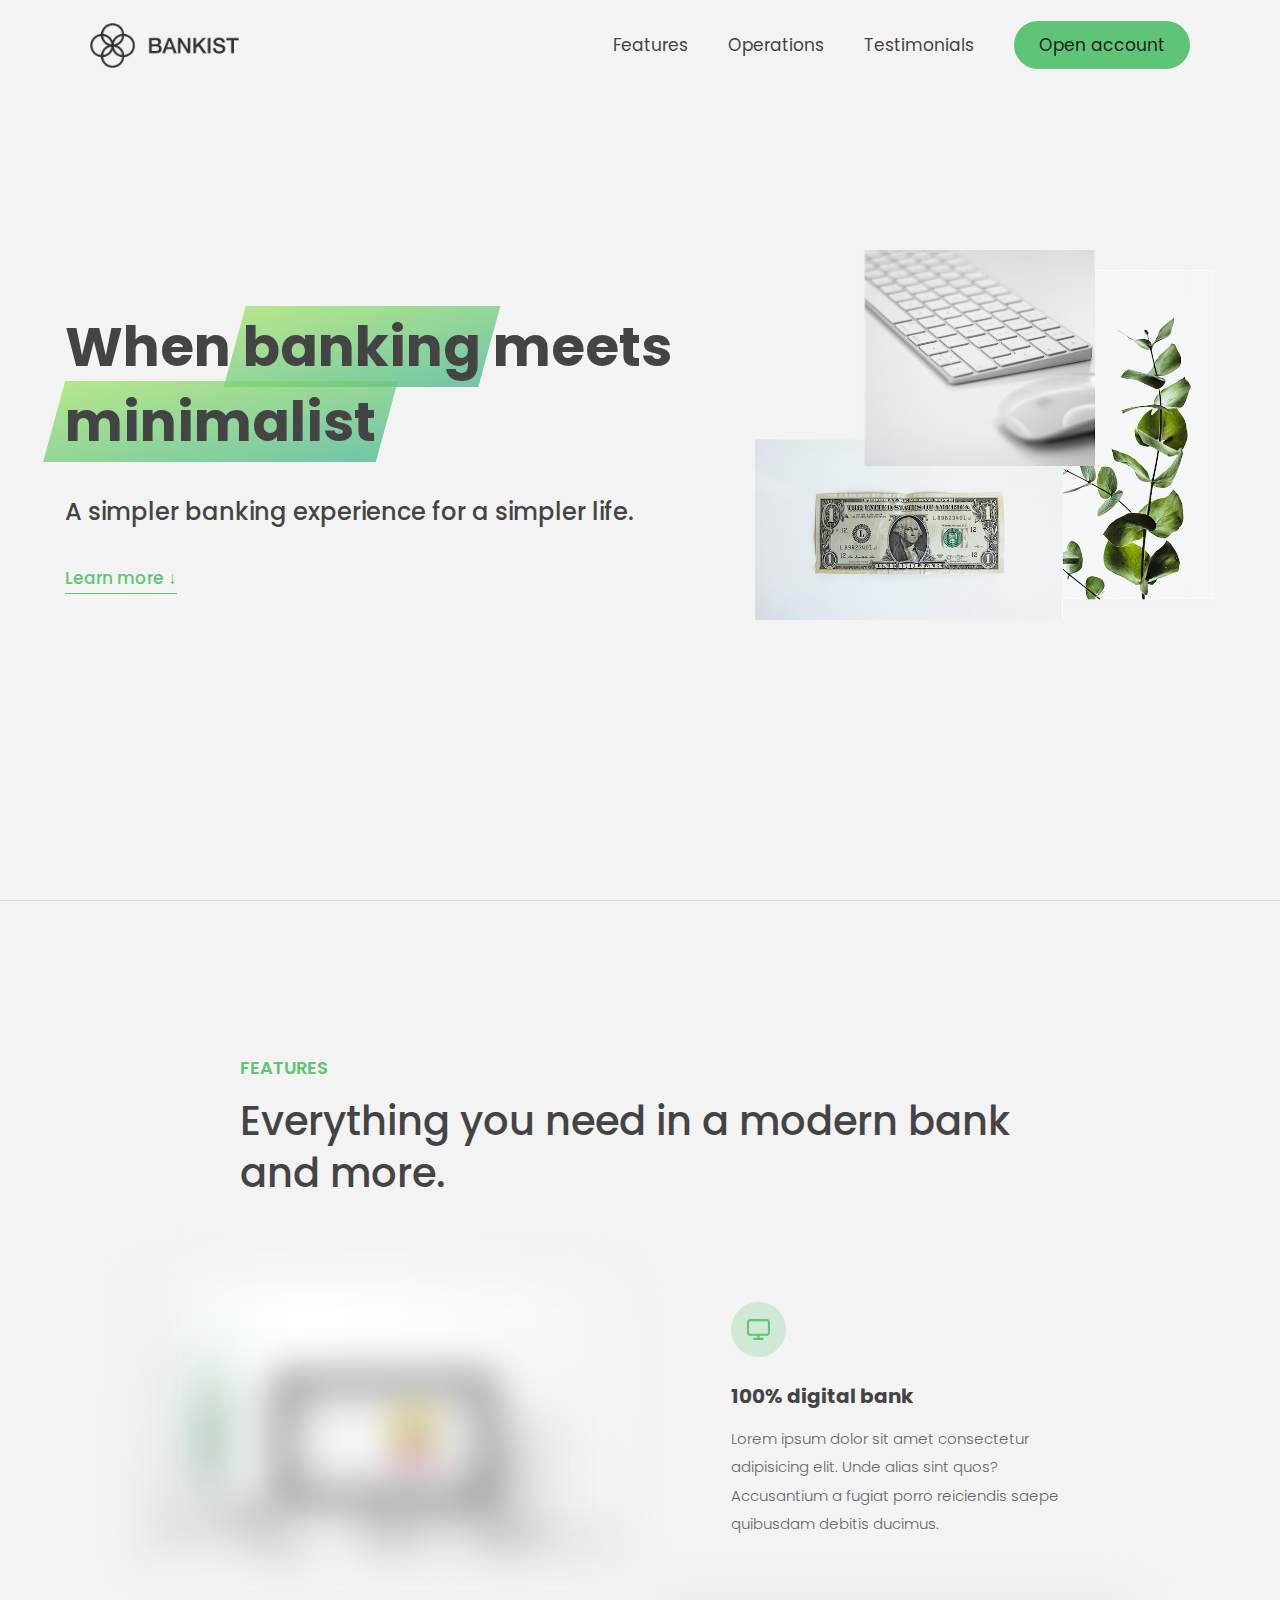
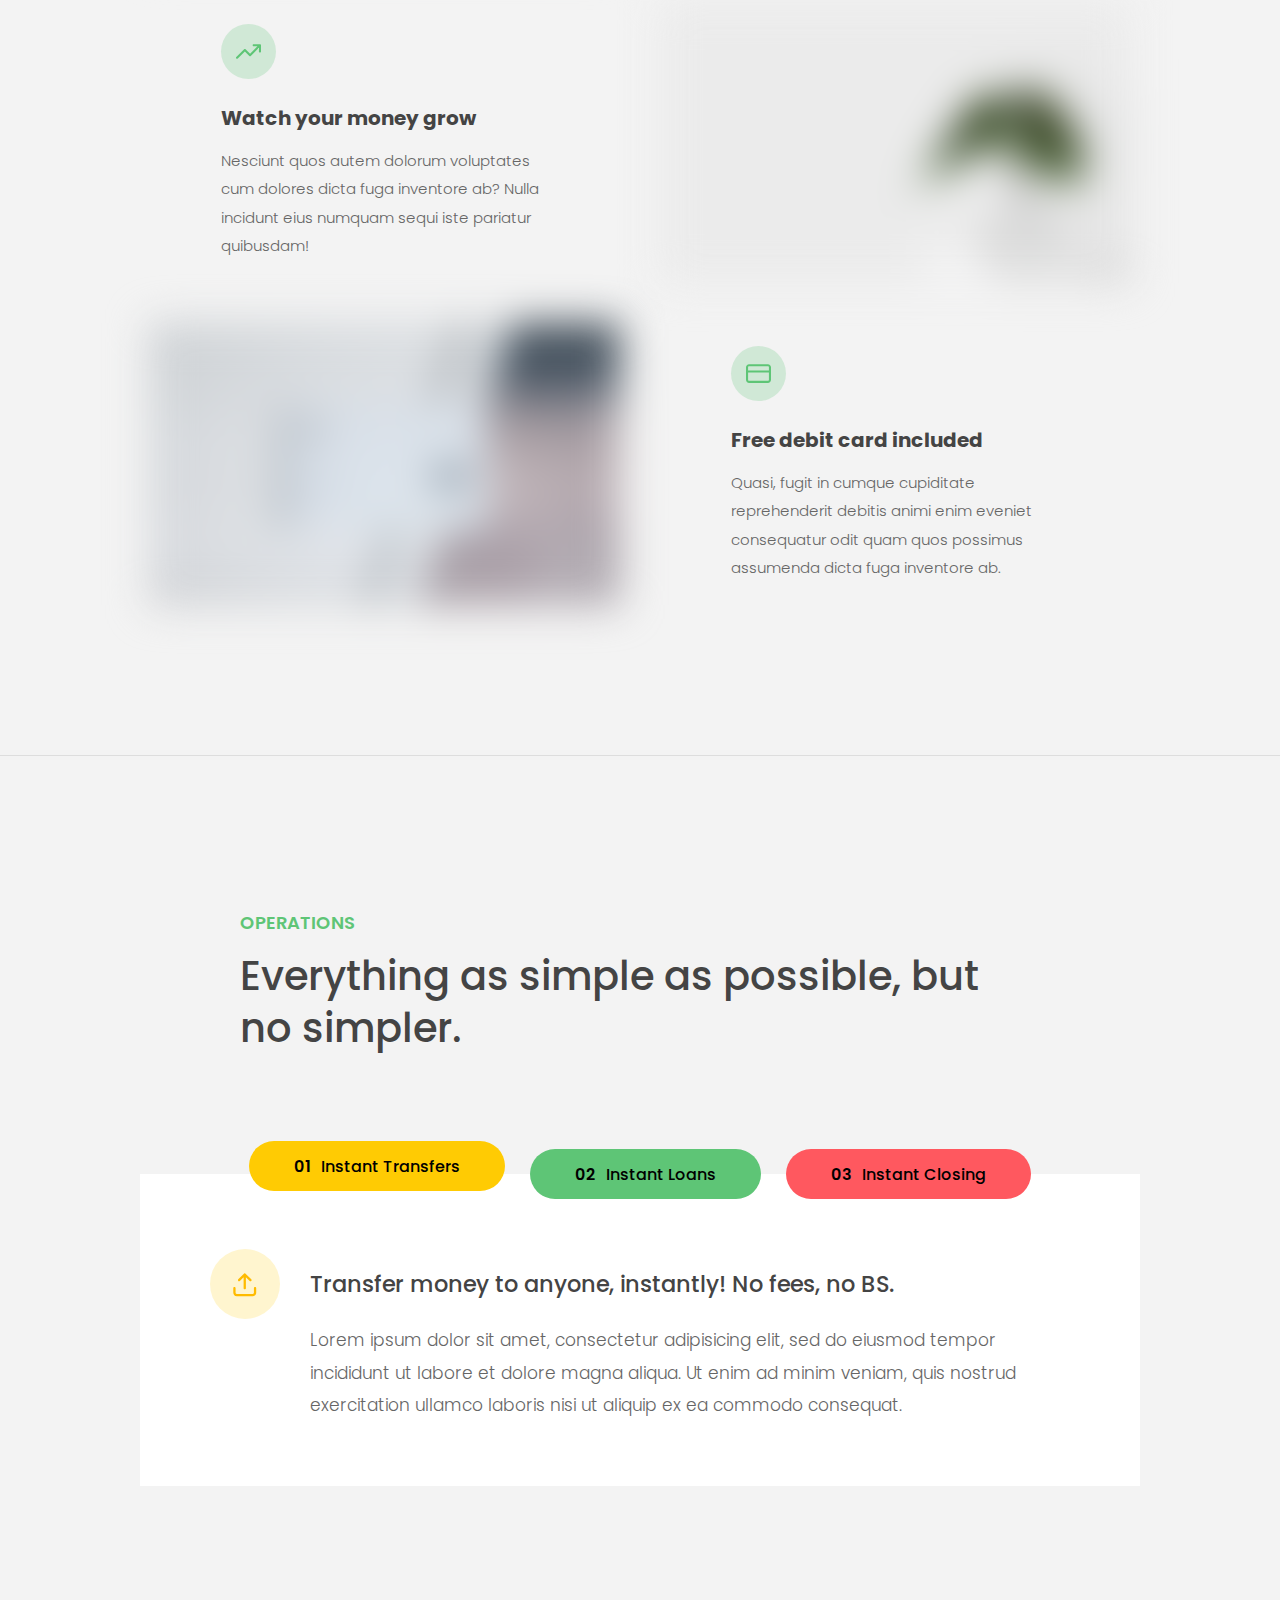
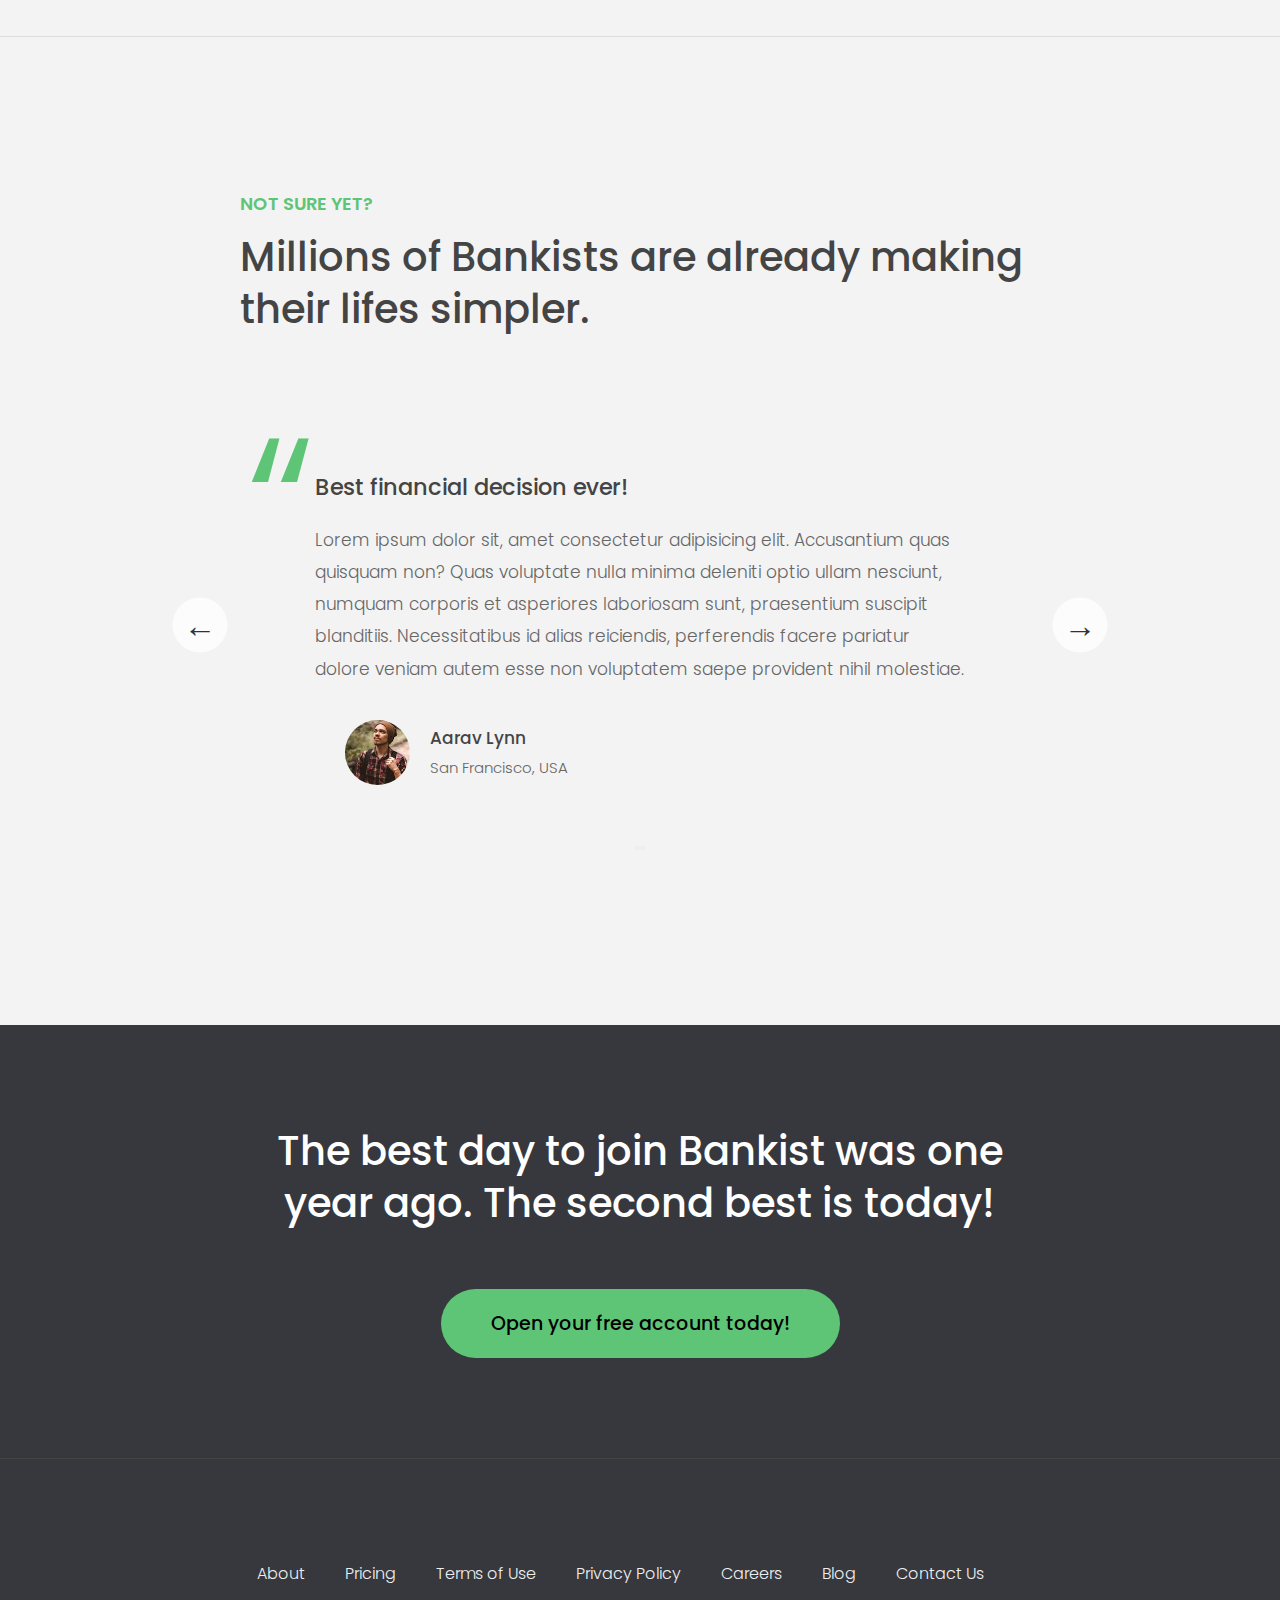
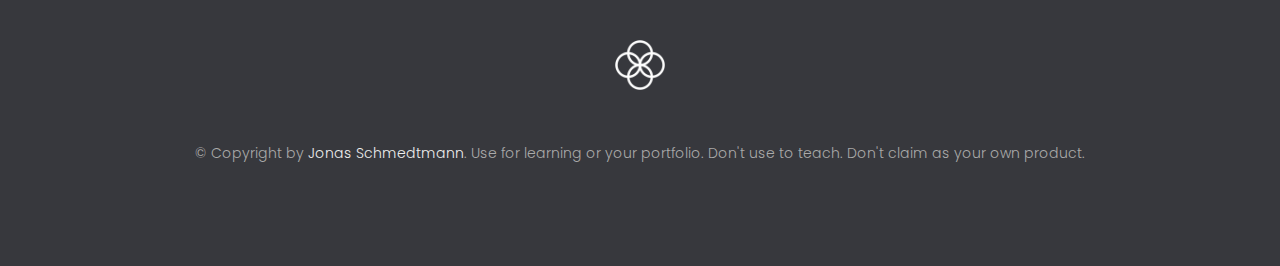
<file: bankist-2/index.html>
<!DOCTYPE html>
<html lang="en">
  <head>
    <meta charset="UTF-8" />
    <meta name="viewport" content="width=device-width, initial-scale=1.0" />
    <meta http-equiv="X-UA-Compatible" content="ie=edge" />
    <link rel="shortcut icon" type="image/png" href="img/icon.png" />

    <link
      href="https://fonts.googleapis.com/css?family=Poppins:300,400,500,600&display=swap"
      rel="stylesheet"
    />
    <link rel="stylesheet" href="style.css" />
    <title>Bankist | When Banking meets Minimalist</title>
  </head>

  <body>
    <header class="header">
      <nav class="nav">
        <img
          src="img/logo.png"
          alt="Bankist logo"
          class="nav__logo"
          id="logo"
        />

        <ul class="nav__links">
          <li class="nav__item">
            <a class="nav__link" href="#section--1">Features</a>
          </li>
          <li class="nav__item">
            <a class="nav__link" href="#section--2">Operations</a>
          </li>
          <li class="nav__item">
            <a class="nav__link" href="#section--3">Testimonials</a>
          </li>
          <li class="nav__item">
            <a class="nav__link nav__link--btn btn--show-modal" href="#"
              >Open account</a
            >
          </li>
        </ul>
      </nav>

      <div class="header__title">
        <h1>
          When
          <!-- Green highlight effect -->
          <span class="highlight">banking</span>
          meets<br />
          <span class="highlight">minimalist</span>
        </h1>
        <h4>A simpler banking experience for a simpler life.</h4>
        <button class="btn--text btn--scroll-to">Learn more &DownArrow;</button>
        <img
          src="img/hero.png"
          class="header__img"
          alt="Minimalist bank items"
        />
      </div>
    </header>

    <section class="section" id="section--1">
      <div class="section__title">
        <h2 class="section__description">Features</h2>
        <h3 class="section__header">
          Everything you need in a modern bank and more.
        </h3>
      </div>

      <div class="features">
        <img
          src="img/digital-lazy.jpg"
          data-src="img/digital.jpg"
          alt="Computer"
          class="features__img lazy-img"
        />

        <div class="features__feature">
          <div class="features__icon">
            <svg>
              <use xlink:href="img/icons.svg#icon-monitor"></use>
            </svg>
          </div>
          <h5 class="features__header">100% digital bank</h5>
          <p>
            Lorem ipsum dolor sit amet consectetur adipisicing elit. Unde alias
            sint quos? Accusantium a fugiat porro reiciendis saepe quibusdam
            debitis ducimus.
          </p>
        </div>

        <div class="features__feature">
          <div class="features__icon">
            <svg>
              <use xlink:href="img/icons.svg#icon-trending-up"></use>
            </svg>
          </div>
          <h5 class="features__header">Watch your money grow</h5>
          <p>
            Nesciunt quos autem dolorum voluptates cum dolores dicta fuga
            inventore ab? Nulla incidunt eius numquam sequi iste pariatur
            quibusdam!
          </p>
        </div>

        <img
          src="img/grow-lazy.jpg"
          data-src="img/grow.jpg"
          alt="Plant"
          class="features__img lazy-img"
        />

        <img
          src="img/card-lazy.jpg"
          data-src="img/card.jpg"
          alt="Credit card"
          class="features__img lazy-img"
        />

        <div class="features__feature">
          <div class="features__icon">
            <svg>
              <use xlink:href="img/icons.svg#icon-credit-card"></use>
            </svg>
          </div>
          <h5 class="features__header">Free debit card included</h5>
          <p>
            Quasi, fugit in cumque cupiditate reprehenderit debitis animi enim
            eveniet consequatur odit quam quos possimus assumenda dicta fuga
            inventore ab.
          </p>
        </div>
      </div>
    </section>

    <section class="section" id="section--2">
      <div class="section__title">
        <h2 class="section__description">Operations</h2>
        <h3 class="section__header">
          Everything as simple as possible, but no simpler.
        </h3>
      </div>

      <div class="operations">
        <div class="operations__tab-container">
          <button
            class="btn operations__tab operations__tab--1 operations__tab--active"
            data-tab="1"
          >
            <span>01</span>Instant Transfers
          </button>

          <button class="btn operations__tab operations__tab--2" data-tab="2">
            <span>02</span>Instant Loans
          </button>

          <button class="btn operations__tab operations__tab--3" data-tab="3">
            <span>03</span>Instant Closing
          </button>
        </div>

        <div
          class="operations__content operations__content--1 operations__content--active"
        >
          <div class="operations__icon operations__icon--1">
            <svg>
              <use xlink:href="img/icons.svg#icon-upload"></use>
            </svg>
          </div>
          <h5 class="operations__header">
            Transfer money to anyone, instantly! No fees, no BS.
          </h5>
          <p>
            Lorem ipsum dolor sit amet, consectetur adipisicing elit, sed do
            eiusmod tempor incididunt ut labore et dolore magna aliqua. Ut enim
            ad minim veniam, quis nostrud exercitation ullamco laboris nisi ut
            aliquip ex ea commodo consequat.
          </p>
        </div>

        <div class="operations__content operations__content--2">
          <div class="operations__icon operations__icon--2">
            <svg>
              <use xlink:href="img/icons.svg#icon-home"></use>
            </svg>
          </div>
          <h5 class="operations__header">
            Buy a home or make your dreams come true, with instant loans.
          </h5>
          <p>
            Duis aute irure dolor in reprehenderit in voluptate velit esse
            cillum dolore eu fugiat nulla pariatur. Excepteur sint occaecat
            cupidatat non proident, sunt in culpa qui officia deserunt mollit
            anim id est laborum.
          </p>
        </div>

        <div class="operations__content operations__content--3">
          <div class="operations__icon operations__icon--3">
            <svg>
              <use xlink:href="img/icons.svg#icon-user-x"></use>
            </svg>
          </div>
          <h5 class="operations__header">
            No longer need your account? No problem! Close it instantly.
          </h5>
          <p>
            Excepteur sint occaecat cupidatat non proident, sunt in culpa qui
            officia deserunt mollit anim id est laborum. Ut enim ad minim
            veniam, quis nostrud exercitation ullamco laboris nisi ut aliquip ex
            ea commodo consequat.
          </p>
        </div>
      </div>
    </section>

    <section class="section" id="section--3">
      <div class="section__title section__title--testimonials">
        <h2 class="section__description">Not sure yet?</h2>
        <h3 class="section__header">
          Millions of Bankists are already making their lifes simpler.
        </h3>
      </div>

      <div class="slider">
        <div class="slide slide--1">
          <div class="testimonial">
            <h5 class="testimonial__header">Best financial decision ever!</h5>
            <blockquote class="testimonial__text">
              Lorem ipsum dolor sit, amet consectetur adipisicing elit.
              Accusantium quas quisquam non? Quas voluptate nulla minima
              deleniti optio ullam nesciunt, numquam corporis et asperiores
              laboriosam sunt, praesentium suscipit blanditiis. Necessitatibus
              id alias reiciendis, perferendis facere pariatur dolore veniam
              autem esse non voluptatem saepe provident nihil molestiae.
            </blockquote>
            <address class="testimonial__author">
              <img src="img/user-1.jpg" alt="" class="testimonial__photo" />
              <h6 class="testimonial__name">Aarav Lynn</h6>
              <p class="testimonial__location">San Francisco, USA</p>
            </address>
          </div>
        </div>

        <div class="slide slide--2">
          <div class="testimonial">
            <h5 class="testimonial__header">
              The last step to becoming a complete minimalist
            </h5>
            <blockquote class="testimonial__text">
              Quisquam itaque deserunt ullam, quia ea repellendus provident,
              ducimus neque ipsam modi voluptatibus doloremque, corrupti
              laborum. Incidunt numquam perferendis veritatis neque repellendus.
              Lorem, ipsum dolor sit amet consectetur adipisicing elit. Illo
              deserunt exercitationem deleniti.
            </blockquote>
            <address class="testimonial__author">
              <img src="img/user-2.jpg" alt="" class="testimonial__photo" />
              <h6 class="testimonial__name">Miyah Miles</h6>
              <p class="testimonial__location">London, UK</p>
            </address>
          </div>
        </div>

        <div class="slide slide--3">
          <div class="testimonial">
            <h5 class="testimonial__header">
              Finally free from old-school banks
            </h5>
            <blockquote class="testimonial__text">
              Debitis, nihil sit minus suscipit magni aperiam vel tenetur
              incidunt commodi architecto numquam omnis nulla autem,
              necessitatibus blanditiis modi similique quidem. Odio aliquam
              culpa dicta beatae quod maiores ipsa minus consequatur error sunt,
              deleniti saepe aliquid quos inventore sequi. Necessitatibus id
              alias reiciendis, perferendis facere.
            </blockquote>
            <address class="testimonial__author">
              <img src="img/user-3.jpg" alt="" class="testimonial__photo" />
              <h6 class="testimonial__name">Francisco Gomes</h6>
              <p class="testimonial__location">Lisbon, Portugal</p>
            </address>
          </div>
        </div>

        <!-- <div class="slide"><img src="img/img-1.jpg" alt="Photo 1" /></div>
        <div class="slide"><img src="img/img-2.jpg" alt="Photo 2" /></div>
        <div class="slide"><img src="img/img-3.jpg" alt="Photo 3" /></div>
        <div class="slide"><img src="img/img-4.jpg" alt="Photo 4" /></div> -->

        <button class="slider__btn slider__btn--left">&larr;</button>
        <button class="slider__btn slider__btn--right">&rarr;</button>
        <div class="dots">
          <!-- <button class="dots_dot" data-slide="1"></button> -->
        </div>
      </div>
    </section>

    <section class="section section--sign-up">
      <div class="section__title">
        <h3 class="section__header">
          The best day to join Bankist was one year ago. The second best is
          today!
        </h3>
      </div>
      <button class="btn btn--show-modal">Open your free account today!</button>
    </section>

    <footer class="footer">
      <ul class="footer__nav">
        <li class="footer__item">
          <a class="footer__link" href="#">About</a>
        </li>
        <li class="footer__item">
          <a class="footer__link" href="#">Pricing</a>
        </li>
        <li class="footer__item">
          <a class="footer__link" href="#">Terms of Use</a>
        </li>
        <li class="footer__item">
          <a class="footer__link" href="#">Privacy Policy</a>
        </li>
        <li class="footer__item">
          <a class="footer__link" href="#">Careers</a>
        </li>
        <li class="footer__item">
          <a class="footer__link" href="#">Blog</a>
        </li>
        <li class="footer__item">
          <a class="footer__link" href="#">Contact Us</a>
        </li>
      </ul>

      <img src="img/icon.png" alt="Logo" class="footer__logo" />

      <p class="footer__copyright">
        &copy; Copyright by
        <a
          class="footer__link twitter-link"
          target="_blank"
          href="https://twitter.com/jonasschmedtman"
          >Jonas Schmedtmann</a
        >. Use for learning or your portfolio. Don't use to teach. Don't claim
        as your own product.
      </p>
    </footer>

    <div class="modal hidden">
      <button class="btn--close-modal">&times;</button>

      <h2 class="modal__header">
        Open your bank account <br />
        in just <span class="highlight">5 minutes</span>
      </h2>

      <form class="modal__form">
        <label>First Name</label>
        <input type="text" />
        <label>Last Name</label>
        <input type="text" />
        <label>Email Address</label>
        <input type="email" />
        <button class="btn">Next step &rarr;</button>
      </form>
    </div>

    <div class="overlay hidden"></div>

    <script src="script.js"></script>
  </body>
</html>
</file>
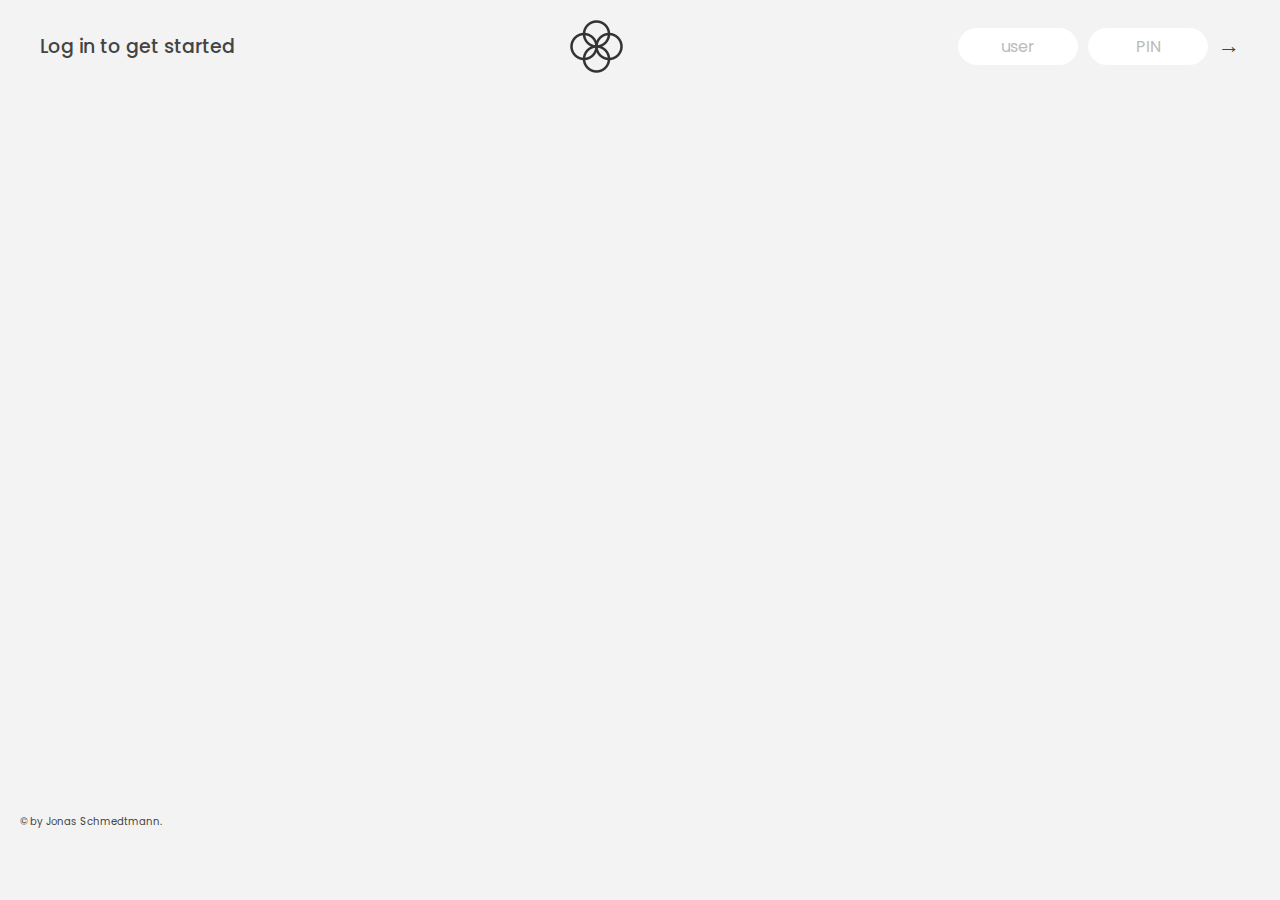
<file: bankist/index.html>
<!DOCTYPE html>
<html lang="en">
  <head>
    <meta charset="UTF-8" />
    <meta name="viewport" content="width=device-width, initial-scale=1.0" />
    <meta http-equiv="X-UA-Compatible" content="ie=edge" />
    <link rel="shortcut icon" type="image/png" href="/icon.png" />

    <link
      href="https://fonts.googleapis.com/css?family=Poppins:400,500,600&display=swap"
      rel="stylesheet"
    />
    <link rel="stylesheet" href="style.css" />
    <title>Bankist</title>
  </head>

  <body>
    <!-- TOP NAVIGATION -->
    <nav>
      <p class="welcome">Log in to get started</p>
      <img src="logo.png" alt="Logo" class="logo" />

      <form class="login">
        <input
          type="text"
          placeholder="user"
          class="login__input login__input--user"
        />

        <input
          type="password"
          placeholder="PIN"
          maxlength="4"
          class="login__input login__input--pin"
        />
        <button class="login__btn">&rarr;</button>
      </form>
    </nav>

    <main class="app">
      <!-- BALANCE -->
      <div class="balance">
        <div>
          <p class="balance__label">Current balance</p>
          <p class="balance__date">
            As of <span class="date">05/03/2037</span>
          </p>
        </div>
        <p class="balance__value">0000€</p>
      </div>

      <!-- MOVEMENTS -->
      <div class="movements">
        <div class="movements__row">
          <div class="movements__type movements__type--deposit">2 deposit</div>
          <div class="movements__date">3 days ago</div>
          <div class="movements__value">4 000€</div>
        </div>

        <div class="movements__row">
          <div class="movements__type movements__type--withdrawal">
            1 withdrawal
          </div>
          <div class="movements__date">24/01/2037</div>
          <div class="movements__value">-378€</div>
        </div>
      </div>

      <!-- SUMMARY -->
      <div class="summary">
        <p class="summary__label">In</p>
        <p class="summary__value summary__value--in">0000€</p>
        <p class="summary__label">Out</p>
        <p class="summary__value summary__value--out">0000€</p>
        <p class="summary__label">Interest</p>
        <p class="summary__value summary__value--interest">0000€</p>
        <button class="btn--sort">&downarrow; SORT</button>
      </div>

      <!-- OPERATION: TRANSFERS -->
      <div class="operation operation--transfer">
        <h2>Transfer money</h2>
        <form class="form form--transfer">
          <input type="text" class="form__input form__input--to" />
          <input type="number" class="form__input form__input--amount" />
          <button class="form__btn form__btn--transfer">&rarr;</button>
          <label class="form__label">Transfer to</label>
          <label class="form__label">Amount</label>
        </form>
      </div>

      <!-- OPERATION: LOAN -->
      <div class="operation operation--loan">
        <h2>Request loan</h2>
        <form class="form form--loan">
          <input type="number" class="form__input form__input--loan-amount" />
          <button class="form__btn form__btn--loan">&rarr;</button>
          <label class="form__label form__label--loan">Amount</label>
        </form>
      </div>

      <!-- OPERATION: CLOSE -->
      <div class="operation operation--close">
        <h2>Close account</h2>
        <form class="form form--close">
          <input type="text" class="form__input form__input--user" />
          <input
            type="password"
            maxlength="6"
            class="form__input form__input--pin"
          />
          <button class="form__btn form__btn--close">&rarr;</button>
          <label class="form__label">Confirm user</label>
          <label class="form__label">Confirm PIN</label>
        </form>
      </div>

      <!-- LOGOUT TIMER -->
      <p class="logout-timer">
        You will be logged out in <span class="timer">05:00</span>
      </p>
    </main>

    <footer>&copy; by Jonas Schmedtmann.</footer>

    <script src="script.js"></script>
  </body>
</html>
</file>
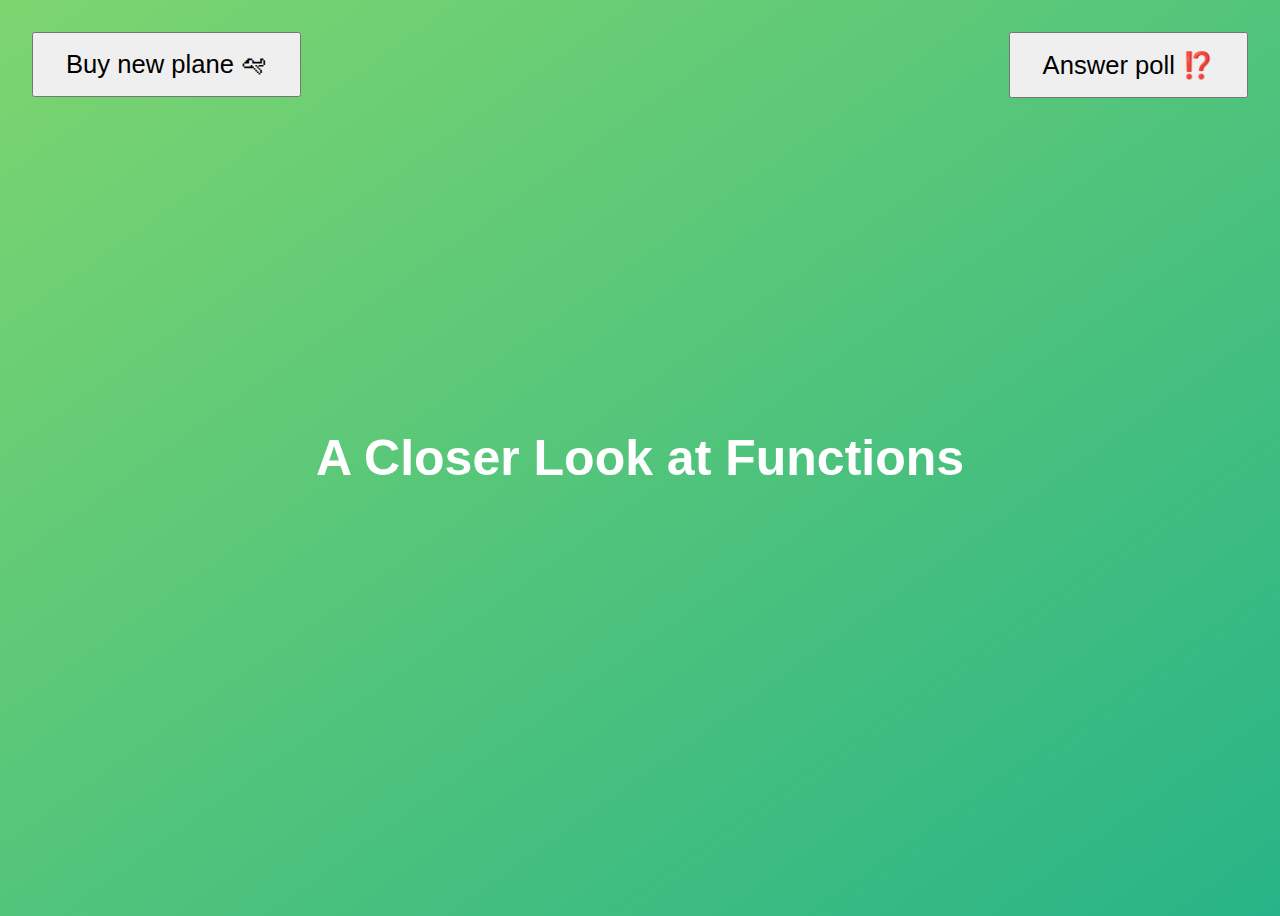
<file: code-1/index.html>
<!DOCTYPE html>
<html lang="en">
  <head>
    <meta charset="UTF-8" />
    <meta name="viewport" content="width=device-width, initial-scale=1.0" />
    <meta http-equiv="X-UA-Compatible" content="ie=edge" />
    <title>A Closer Look at Functions</title>
    <style>
      body {
        height: 100vh;
        display: flex;
        align-items: center;
        background: linear-gradient(to top left, #28b487, #7dd56f);
      }
      h1 {
        font-family: sans-serif;
        font-size: 50px;
        line-height: 1.3;
        width: 100%;
        padding: 30px;
        text-align: center;
        color: white;
      }
      .buy,
      .poll {
        font-size: 1.6rem;
        padding: 1rem 2rem;
        position: absolute;
        top: 2rem;
      }
      .buy {
        left: 2rem;
      }
      .poll {
        right: 2rem;
      }
    </style>
  </head>
  <body>
    <h1>A Closer Look at Functions</h1>
    <button class="buy">Buy new plane 🛩</button>
    <button class="poll">Answer poll ⁉️</button>
    <script src="script.js"></script>
  </body>
</html>
</file>
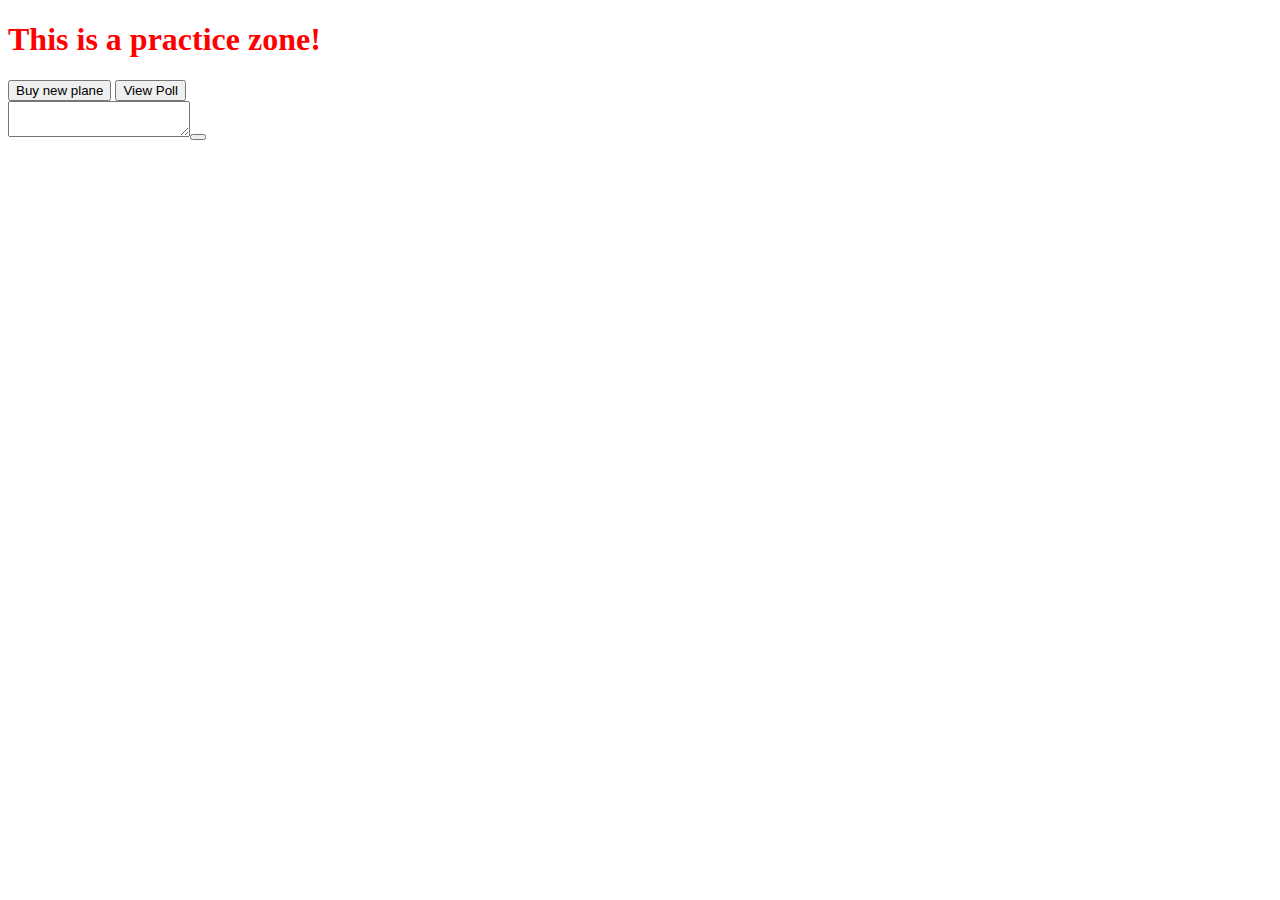
<file: coding-challenges/index.html>
<!DOCTYPE html>
<html lang="en">
  <head>
    <meta charset="UTF-8" />
    <meta name="viewport" content="width=device-width, initial-scale=1.0" />
    <title>JS with Jonas Schmedtmann</title>
  </head>
  <body>
    <main>
      <h1>This is a practice zone!</h1>

      <button class="buy">Buy new plane</button>
      <button class="poll">View Poll</button>
    </main>

    <script src="script.js"></script>
  </body>
</html>
</file>
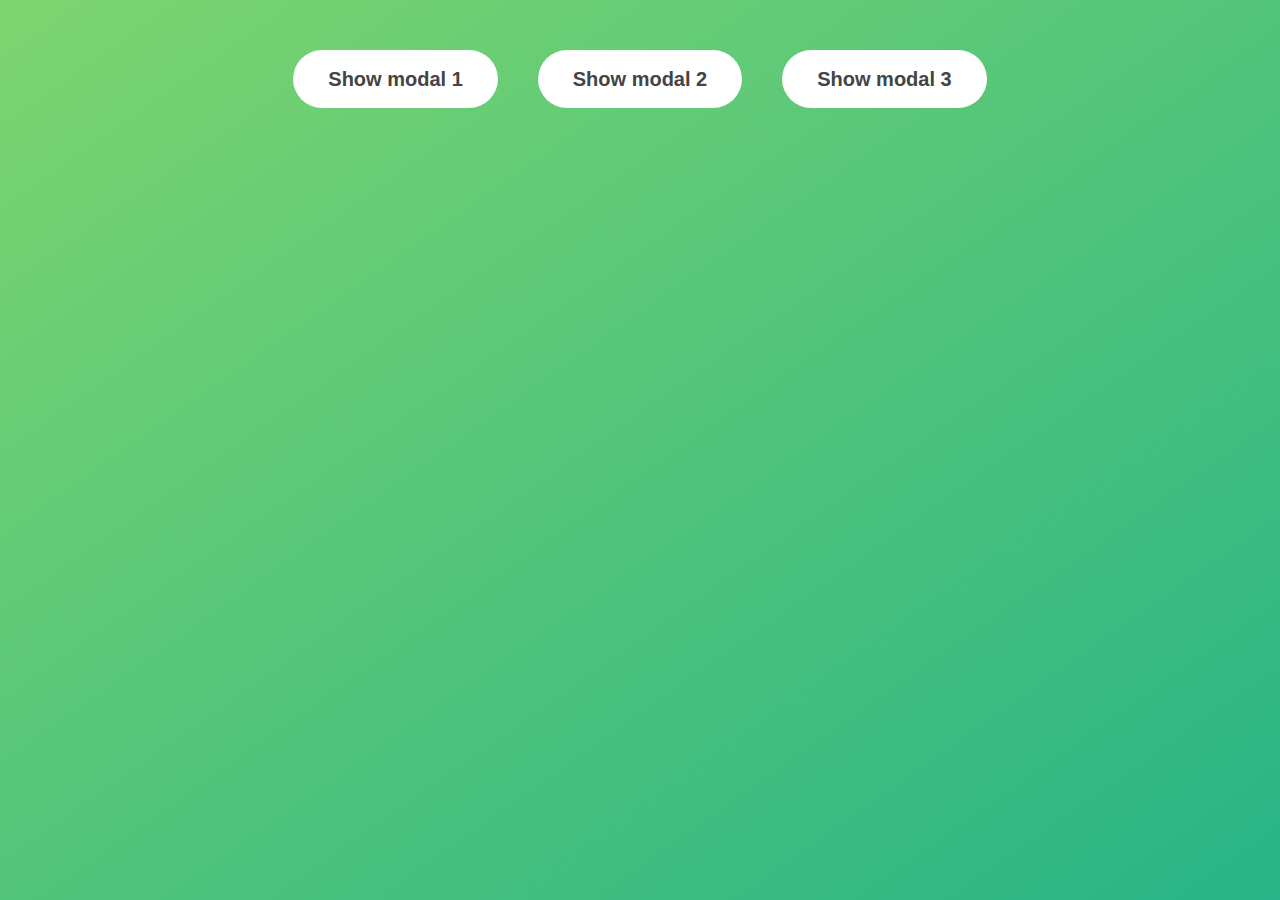
<file: modal/index.html>
<!DOCTYPE html>
<html lang="en">
  <head>
    <meta charset="UTF-8" />
    <meta name="viewport" content="width=device-width, initial-scale=1.0" />
    <meta http-equiv="X-UA-Compatible" content="ie=edge" />
    <link rel="stylesheet" href="style.css" />
    <title>Modal window</title>
  </head>
  <body>
    <button class="show-modal">Show modal 1</button>
    <button class="show-modal">Show modal 2</button>
    <button class="show-modal">Show modal 3</button>

    <div class="modal hidden">
      <button class="close-modal">&times;</button>
      <h1>I'm a modal window 😍</h1>
      <p>
        Lorem ipsum dolor sit amet, consectetur adipisicing elit, sed do eiusmod
        tempor incididunt ut labore et dolore magna aliqua. Ut enim ad minim
        veniam, quis nostrud exercitation ullamco laboris nisi ut aliquip ex ea
        commodo consequat. Duis aute irure dolor in reprehenderit in voluptate
        velit esse cillum dolore eu fugiat nulla pariatur. Excepteur sint
        occaecat cupidatat non proident, sunt in culpa qui officia deserunt
        mollit anim id est laborum.
      </p>
    </div>
    <div class="overlay hidden"></div>

    <script src="script.js"></script>
  </body>
</html>
</file>
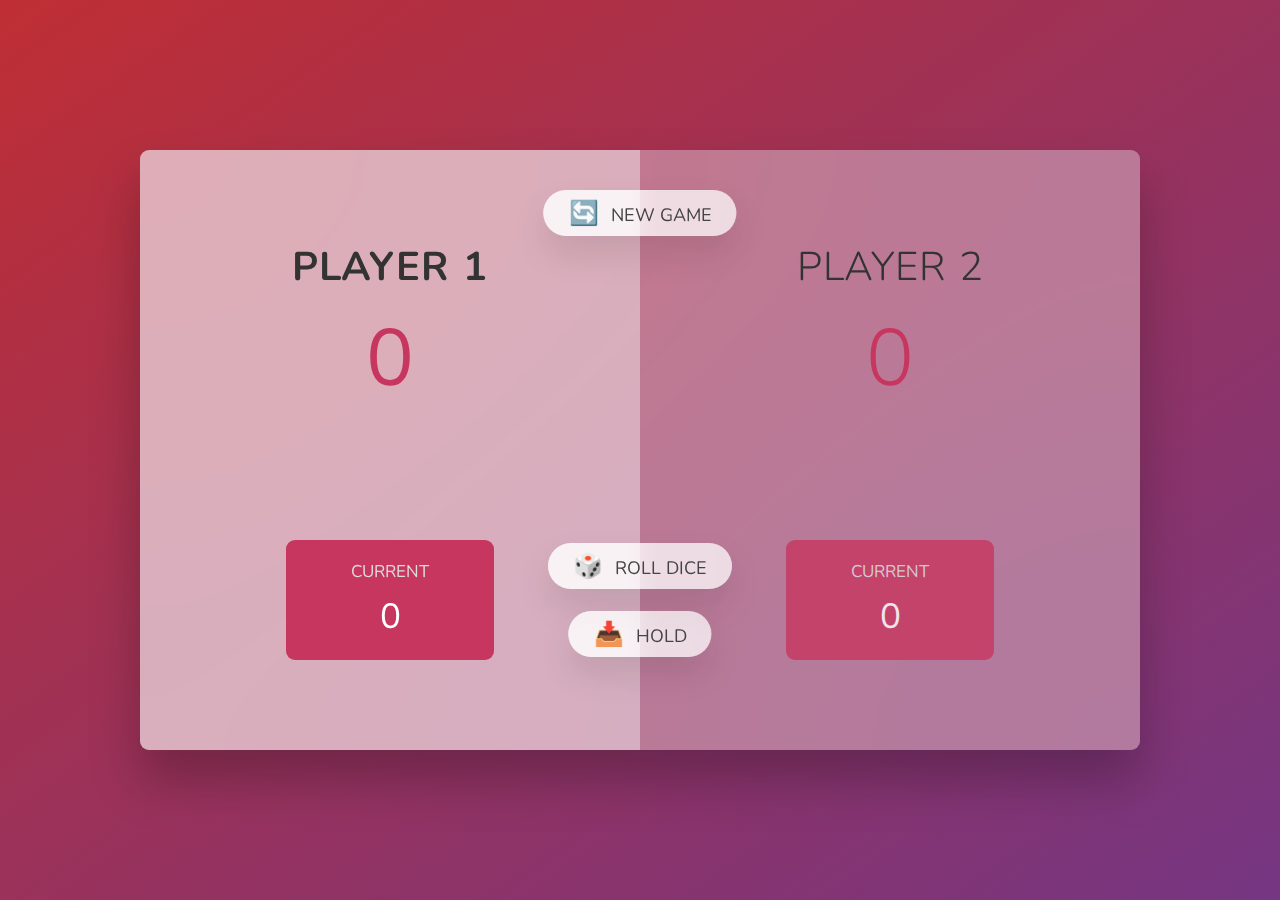
<file: pig-game/index.html>
<!DOCTYPE html>
<html lang="en">
  <head>
    <meta charset="UTF-8" />
    <meta name="viewport" content="width=device-width, initial-scale=1.0" />
    <meta http-equiv="X-UA-Compatible" content="ie=edge" />
    <link rel="stylesheet" href="style.css" />
    <title>Pig Game</title>
  </head>
  <body>
    <main>
      <section class="player player--0 player--active">
        <h2 class="name" id="name--0">Player 1</h2>
        <p class="score" id="score--0">43</p>
        <div class="current">
          <p class="current-label">Current</p>
          <p class="current-score" id="current--0">0</p>
        </div>
      </section>
      <section class="player player--1">
        <h2 class="name" id="name--1">Player 2</h2>
        <p class="score" id="score--1">24</p>
        <div class="current">
          <p class="current-label">Current</p>
          <p class="current-score" id="current--1">0</p>
        </div>
      </section>

      <img src="dice-5.png" alt="Playing dice" class="dice" />
      <button class="btn btn--new">🔄 New game</button>
      <button class="btn btn--roll">🎲 Roll dice</button>
      <button class="btn btn--hold">📥 Hold</button>
    </main>
    <script src="script.js"></script>
  </body>
</html>
</file>
<file: bankist-2/style.css>
/* The page is NOT responsive. You can implement responsiveness yourself if you wanna have some fun 😃 */

:root {
  --color-primary: #5ec576;
  --color-secondary: #ffcb03;
  --color-tertiary: #ff585f;
  --color-primary-darker: #4bbb7d;
  --color-secondary-darker: #ffbb00;
  --color-tertiary-darker: #fd424b;
  --color-primary-opacity: #5ec5763a;
  --color-secondary-opacity: #ffcd0331;
  --color-tertiary-opacity: #ff58602d;
  --gradient-primary: linear-gradient(to top left, #39b385, #9be15d);
  --gradient-secondary: linear-gradient(to top left, #ffb003, #ffcb03);
}

* {
  margin: 0;
  padding: 0;
  box-sizing: inherit;
}

html {
  font-size: 62.5%;
  box-sizing: border-box;
}

body {
  font-family: 'Poppins', sans-serif;
  font-weight: 300;
  color: #444;
  line-height: 1.9;
  background-color: #f3f3f3;
}

/* GENERAL ELEMENTS */
.section {
  padding: 15rem 3rem;
  border-top: 1px solid #ddd;

  transition: transform 1s, opacity 1s;
}

.section--hidden {
  opacity: 0;
  transform: translateY(8rem);
}

.section__title {
  max-width: 80rem;
  margin: 0 auto 8rem auto;
}

.section__description {
  font-size: 1.8rem;
  font-weight: 600;
  text-transform: uppercase;
  color: var(--color-primary);
  margin-bottom: 1rem;
}

.section__header {
  font-size: 4rem;
  line-height: 1.3;
  font-weight: 500;
}

.btn {
  display: inline-block;
  background-color: var(--color-primary);
  font-size: 1.6rem;
  font-family: inherit;
  font-weight: 500;
  border: none;
  padding: 1.25rem 4.5rem;
  border-radius: 10rem;
  cursor: pointer;
  transition: all 0.3s;
}

.btn:hover {
  background-color: var(--color-primary-darker);
}

.btn--text {
  display: inline-block;
  background: none;
  font-size: 1.7rem;
  font-family: inherit;
  font-weight: 500;
  color: var(--color-primary);
  border: none;
  border-bottom: 1px solid currentColor;
  padding-bottom: 2px;
  cursor: pointer;
  transition: all 0.3s;
}

p {
  color: #666;
}

/* This is BAD for accessibility! Don't do in the real world! */
button:focus {
  outline: none;
}

img {
  transition: filter 0.5s;
}

.lazy-img {
  filter: blur(20px);
}

/* NAVIGATION */
.nav {
  display: flex;
  justify-content: space-between;
  align-items: center;
  height: 9rem;
  width: 100%;
  padding: 0 6rem;
  z-index: 100;
}

/* nav and stickly class at the same time */
.nav.sticky {
  position: fixed;
  background-color: rgba(255, 255, 255, 0.95);
}

.nav__logo {
  height: 4.5rem;
  transition: all 0.3s;
}

.nav__links {
  display: flex;
  align-items: center;
  list-style: none;
}

.nav__item {
  margin-left: 4rem;
}

.nav__link:link,
.nav__link:visited {
  font-size: 1.7rem;
  font-weight: 400;
  color: inherit;
  text-decoration: none;
  display: block;
  transition: all 0.3s;
}

.nav__link--btn:link,
.nav__link--btn:visited {
  padding: 0.8rem 2.5rem;
  border-radius: 3rem;
  background-color: var(--color-primary);
  color: #222;
}

.nav__link--btn:hover,
.nav__link--btn:active {
  color: inherit;
  background-color: var(--color-primary-darker);
  color: #333;
}

/* HEADER */
.header {
  padding: 0 3rem;
  height: 100vh;
  display: flex;
  flex-direction: column;
  align-items: center;
}

.header__title {
  flex: 1;

  max-width: 115rem;
  display: grid;
  grid-template-columns: 3fr 2fr;
  row-gap: 3rem;
  align-content: center;
  justify-content: center;

  align-items: start;
  justify-items: start;
}

h1 {
  font-size: 5.5rem;
  line-height: 1.35;
}

h4 {
  font-size: 2.4rem;
  font-weight: 500;
}

.header__img {
  width: 100%;
  grid-column: 2 / 3;
  grid-row: 1 / span 4;
  transform: translateY(-6rem);
}

.highlight {
  position: relative;
}

.highlight::after {
  display: block;
  content: '';
  position: absolute;
  bottom: 0;
  left: 0;
  height: 100%;
  width: 100%;
  z-index: -1;
  opacity: 0.7;
  transform: scale(1.07, 1.05) skewX(-15deg);
  background-image: var(--gradient-primary);
}

/* FEATURES */
.features {
  display: grid;
  grid-template-columns: 1fr 1fr;
  gap: 4rem;
  margin: 0 12rem;
}

.features__img {
  width: 100%;
}

.features__feature {
  align-self: center;
  justify-self: center;
  width: 70%;
  font-size: 1.5rem;
}

.features__icon {
  display: flex;
  align-items: center;
  justify-content: center;
  background-color: var(--color-primary-opacity);
  height: 5.5rem;
  width: 5.5rem;
  border-radius: 50%;
  margin-bottom: 2rem;
}

.features__icon svg {
  height: 2.5rem;
  width: 2.5rem;
  fill: var(--color-primary);
}

.features__header {
  font-size: 2rem;
  margin-bottom: 1rem;
}

/* OPERATIONS */
.operations {
  max-width: 100rem;
  margin: 12rem auto 0 auto;

  background-color: #fff;
}

.operations__tab-container {
  display: flex;
  justify-content: center;
}

.operations__tab {
  margin-right: 2.5rem;
  transform: translateY(-50%);
}

.operations__tab span {
  margin-right: 1rem;
  font-weight: 600;
  display: inline-block;
}

.operations__tab--1 {
  background-color: var(--color-secondary);
}

.operations__tab--1:hover {
  background-color: var(--color-secondary-darker);
}

.operations__tab--3 {
  background-color: var(--color-tertiary);
  margin: 0;
}

.operations__tab--3:hover {
  background-color: var(--color-tertiary-darker);
}

.operations__tab--active {
  transform: translateY(-66%);
}

.operations__content {
  display: none;

  /* JUST PRESENTATIONAL */
  font-size: 1.7rem;
  padding: 2.5rem 7rem 6.5rem 7rem;
}

.operations__content--active {
  display: grid;
  grid-template-columns: 7rem 1fr;
  column-gap: 3rem;
  row-gap: 0.5rem;
}

.operations__header {
  font-size: 2.25rem;
  font-weight: 500;
  align-self: center;
}

.operations__icon {
  display: flex;
  align-items: center;
  justify-content: center;
  height: 7rem;
  width: 7rem;
  border-radius: 50%;
}

.operations__icon svg {
  height: 2.75rem;
  width: 2.75rem;
}

.operations__content p {
  grid-column: 2;
}

.operations__icon--1 {
  background-color: var(--color-secondary-opacity);
}
.operations__icon--2 {
  background-color: var(--color-primary-opacity);
}
.operations__icon--3 {
  background-color: var(--color-tertiary-opacity);
}
.operations__icon--1 svg {
  fill: var(--color-secondary-darker);
}
.operations__icon--2 svg {
  fill: var(--color-primary);
}
.operations__icon--3 svg {
  fill: var(--color-tertiary);
}

/* SLIDER */
.slider {
  max-width: 100rem;
  height: 50rem;
  margin: 0 auto;
  position: relative;

  /* IN THE END */
  overflow: hidden;
}

.slide {
  position: absolute;
  top: 0;
  width: 100%;
  height: 50rem;

  display: flex;
  align-items: center;
  justify-content: center;

  /* THIS creates the animation! */
  transition: transform 1s;
}

.slide > img {
  /* Only for images that have different size than slide */
  width: 100%;
  height: 100%;
  object-fit: cover;
}

.slider__btn {
  position: absolute;
  top: 50%;
  z-index: 10;

  border: none;
  background: rgba(255, 255, 255, 0.7);
  font-family: inherit;
  color: #333;
  border-radius: 50%;
  height: 5.5rem;
  width: 5.5rem;
  font-size: 3.25rem;
  cursor: pointer;
}

.slider__btn--left {
  left: 6%;
  transform: translate(-50%, -50%);
}

.slider__btn--right {
  right: 6%;
  transform: translate(50%, -50%);
}

.dots {
  position: absolute;
  bottom: 5%;
  left: 50%;
  transform: translateX(-50%);
  display: flex;
}

.dots__dot {
  border: none;
  background-color: red;
  /* background-color: #b9b9b9; */
  opacity: 0.7;
  height: 1rem;
  width: 1rem;
  border-radius: 50%;
  margin-right: 1.75rem;
  cursor: pointer;
  transition: all 0.5s;

  /* Only necessary when overlying images */
  /* box-shadow: 0 0.6rem 1.5rem rgba(0, 0, 0, 0.7); */
}

.dots__dot:last-child {
  margin: 0;
}

.dots__dot--active {
  /* background-color: #fff; */
  background-color: #888;
  opacity: 1;
}

/* TESTIMONIALS */
.testimonial {
  width: 65%;
  position: relative;
}

.testimonial::before {
  content: '\201C';
  position: absolute;
  top: -5.7rem;
  left: -6.8rem;
  line-height: 1;
  font-size: 20rem;
  font-family: inherit;
  color: var(--color-primary);
  z-index: -1;
}

.testimonial__header {
  font-size: 2.25rem;
  font-weight: 500;
  margin-bottom: 1.5rem;
}

.testimonial__text {
  font-size: 1.7rem;
  margin-bottom: 3.5rem;
  color: #666;
}

.testimonial__author {
  margin-left: 3rem;
  font-style: normal;

  display: grid;
  grid-template-columns: 6.5rem 1fr;
  column-gap: 2rem;
}

.testimonial__photo {
  grid-row: 1 / span 2;
  width: 6.5rem;
  border-radius: 50%;
}

.testimonial__name {
  font-size: 1.7rem;
  font-weight: 500;
  align-self: end;
  margin: 0;
}

.testimonial__location {
  font-size: 1.5rem;
}

.section__title--testimonials {
  margin-bottom: 4rem;
}

/* SIGNUP */
.section--sign-up {
  background-color: #37383d;
  border-top: none;
  border-bottom: 1px solid #444;
  text-align: center;
  padding: 10rem 3rem;
}

.section--sign-up .section__header {
  color: #fff;
  text-align: center;
}

.section--sign-up .section__title {
  margin-bottom: 6rem;
}

.section--sign-up .btn {
  font-size: 1.9rem;
  padding: 2rem 5rem;
}

/* FOOTER */
.footer {
  padding: 10rem 3rem;
  background-color: #37383d;
}

.footer__nav {
  list-style: none;
  display: flex;
  justify-content: center;
  margin-bottom: 5rem;
}

.footer__item {
  margin-right: 4rem;
}

.footer__link {
  font-size: 1.6rem;
  color: #eee;
  text-decoration: none;
}

.footer__logo {
  height: 5rem;
  display: block;
  margin: 0 auto;
  margin-bottom: 5rem;
}

.footer__copyright {
  font-size: 1.4rem;
  color: #aaa;
  text-align: center;
}

.footer__copyright .footer__link {
  font-size: 1.4rem;
}

/* MODAL WINDOW */
.modal {
  position: fixed;
  top: 50%;
  left: 50%;
  transform: translate(-50%, -50%);
  max-width: 60rem;
  background-color: #f3f3f3;
  padding: 5rem 6rem;
  box-shadow: 0 4rem 6rem rgba(0, 0, 0, 0.3);
  z-index: 1000;
  transition: all 0.5s;
}

.overlay {
  position: fixed;
  top: 0;
  left: 0;
  width: 100%;
  height: 100%;
  background-color: rgba(0, 0, 0, 0.5);
  backdrop-filter: blur(4px);
  z-index: 100;
  transition: all 0.5s;
}

.modal__header {
  font-size: 3.25rem;
  margin-bottom: 4.5rem;
  line-height: 1.5;
}

.modal__form {
  margin: 0 3rem;
  display: grid;
  grid-template-columns: 1fr 2fr;
  align-items: center;
  gap: 2.5rem;
}

.modal__form label {
  font-size: 1.7rem;
  font-weight: 500;
}

.modal__form input {
  font-size: 1.7rem;
  padding: 1rem 1.5rem;
  border: 1px solid #ddd;
  border-radius: 0.5rem;
}

.modal__form button {
  grid-column: 1 / span 2;
  justify-self: center;
  margin-top: 1rem;
}

.btn--close-modal {
  font-family: inherit;
  color: inherit;
  position: absolute;
  top: 0.5rem;
  right: 2rem;
  font-size: 4rem;
  cursor: pointer;
  border: none;
  background: none;
}

.hidden {
  visibility: hidden;
  opacity: 0;
}

/* COOKIE MESSAGE */
.cookie-message {
  display: flex;
  align-items: center;
  justify-content: space-evenly;
  width: 100%;
  background-color: white;
  color: #bbb;
  font-size: 1.5rem;
  font-weight: 400;
}
</file>
<file: bankist/style.css>
/*
 * Use this CSS to learn some intersting techniques,
 * in case you're wondering how I built the UI.
 * Have fun! 😁
 */

* {
  margin: 0;
  padding: 0;
  box-sizing: inherit;
}

html {
  font-size: 62.5%;
  box-sizing: border-box;
}

body {
  font-family: "Poppins", sans-serif;
  color: #444;
  background-color: #f3f3f3;
  height: 100vh;
  padding: 2rem;
}

nav {
  display: flex;
  justify-content: space-between;
  align-items: center;
  padding: 0 2rem;
}

.welcome {
  font-size: 1.9rem;
  font-weight: 500;
}

.logo {
  height: 5.25rem;
}

.login {
  display: flex;
}

.login__input {
  border: none;
  padding: 0.5rem 2rem;
  font-size: 1.6rem;
  font-family: inherit;
  text-align: center;
  width: 12rem;
  border-radius: 10rem;
  margin-right: 1rem;
  color: inherit;
  border: 1px solid #fff;
  transition: all 0.3s;
}

.login__input:focus {
  outline: none;
  border: 1px solid #ccc;
}

.login__input::placeholder {
  color: #bbb;
}

.login__btn {
  border: none;
  background: none;
  font-size: 2.2rem;
  color: inherit;
  cursor: pointer;
  transition: all 0.3s;
}

.login__btn:hover,
.login__btn:focus,
.btn--sort:hover,
.btn--sort:focus {
  outline: none;
  color: #777;
}

/* MAIN */
.app {
  position: relative;
  max-width: 100rem;
  margin: 4rem auto;
  display: grid;
  grid-template-columns: 4fr 3fr;
  grid-template-rows: auto repeat(3, 15rem) auto;
  gap: 2rem;

  /* NOTE This creates the fade in/out anumation */
  opacity: 0;
  transition: all 1s;
}

.balance {
  grid-column: 1 / span 2;
  display: flex;
  align-items: flex-end;
  justify-content: space-between;
  margin-bottom: 2rem;
}

.balance__label {
  font-size: 2.2rem;
  font-weight: 500;
  margin-bottom: -0.2rem;
}

.balance__date {
  font-size: 1.4rem;
  color: #888;
}

.balance__value {
  font-size: 4.5rem;
  font-weight: 400;
}

/* MOVEMENTS */
.movements {
  grid-row: 2 / span 3;
  background-color: #fff;
  border-radius: 1rem;
  overflow: scroll;
}

.movements__row {
  padding: 2.25rem 4rem;
  display: flex;
  align-items: center;
  border-bottom: 1px solid #eee;
}

.movements__type {
  font-size: 1.1rem;
  text-transform: uppercase;
  font-weight: 500;
  color: #fff;
  padding: 0.1rem 1rem;
  border-radius: 10rem;
  margin-right: 2rem;
}

.movements__date {
  font-size: 1.1rem;
  text-transform: uppercase;
  font-weight: 500;
  color: #666;
}

.movements__type--deposit {
  background-image: linear-gradient(to top left, #39b385, #9be15d);
}

.movements__type--withdrawal {
  background-image: linear-gradient(to top left, #e52a5a, #ff585f);
}

.movements__value {
  font-size: 1.7rem;
  margin-left: auto;
}

/* SUMMARY */
.summary {
  grid-row: 5 / 6;
  display: flex;
  align-items: baseline;
  padding: 0 0.3rem;
  margin-top: 1rem;
}

.summary__label {
  font-size: 1.2rem;
  font-weight: 500;
  text-transform: uppercase;
  margin-right: 0.8rem;
}

.summary__value {
  font-size: 2.2rem;
  margin-right: 2.5rem;
}

.summary__value--in,
.summary__value--interest {
  color: #66c873;
}

.summary__value--out {
  color: #f5465d;
}

.btn--sort {
  margin-left: auto;
  border: none;
  background: none;
  font-size: 1.3rem;
  font-weight: 500;
  cursor: pointer;
}

/* OPERATIONS */
.operation {
  border-radius: 1rem;
  padding: 3rem 4rem;
  color: #333;
}

.operation--transfer {
  background-image: linear-gradient(to top left, #ffb003, #ffcb03);
}

.operation--loan {
  background-image: linear-gradient(to top left, #39b385, #9be15d);
}

.operation--close {
  background-image: linear-gradient(to top left, #e52a5a, #ff585f);
}

h2 {
  margin-bottom: 1.5rem;
  font-size: 1.7rem;
  font-weight: 600;
  color: #333;
}

.form {
  display: grid;
  grid-template-columns: 2.5fr 2.5fr 1fr;
  grid-template-rows: auto auto;
  gap: 0.4rem 1rem;
}

/* Exceptions for interst */
.form.form--loan {
  grid-template-columns: 2.5fr 1fr 2.5fr;
}
.form__label--loan {
  grid-row: 2;
}
/* End exceptions */

.form__input {
  width: 100%;
  border: none;
  background-color: rgba(255, 255, 255, 0.4);
  font-family: inherit;
  font-size: 1.5rem;
  text-align: center;
  color: #333;
  padding: 0.3rem 1rem;
  border-radius: 0.7rem;
  transition: all 0.3s;
}

.form__input:focus {
  outline: none;
  background-color: rgba(255, 255, 255, 0.6);
}

.form__label {
  font-size: 1.3rem;
  text-align: center;
}

.form__btn {
  border: none;
  border-radius: 0.7rem;
  font-size: 1.8rem;
  background-color: #fff;
  cursor: pointer;
  transition: all 0.3s;
}

.form__btn:focus {
  outline: none;
  background-color: rgba(255, 255, 255, 0.8);
}

.logout-timer {
  padding: 0 0.3rem;
  margin-top: 1.9rem;
  text-align: right;
  font-size: 1.25rem;
}

.timer {
  font-weight: 600;
}
</file>
<file: modal/style.css>
* {
  margin: 0;
  padding: 0;
  box-sizing: inherit;
}

html {
  font-size: 62.5%;
  box-sizing: border-box;
}

body {
  font-family: sans-serif;
  color: #333;
  line-height: 1.5;
  height: 100vh;
  position: relative;
  display: flex;
  align-items: flex-start;
  justify-content: center;
  background: linear-gradient(to top left, #28b487, #7dd56f);
}

.show-modal {
  font-size: 2rem;
  font-weight: 600;
  padding: 1.75rem 3.5rem;
  margin: 5rem 2rem;
  border: none;
  background-color: #fff;
  color: #444;
  border-radius: 10rem;
  cursor: pointer;
}

.close-modal {
  position: absolute;
  top: 1.2rem;
  right: 2rem;
  font-size: 5rem;
  color: #333;
  cursor: pointer;
  border: none;
  background: none;
}

h1 {
  font-size: 2.5rem;
  margin-bottom: 2rem;
}

p {
  font-size: 1.8rem;
}

/* -------------------------- */
/* CLASSES TO MAKE MODAL WORK */
.hidden {
  display: none;
}

.modal {
  position: absolute;
  top: 50%;
  left: 50%;
  transform: translate(-50%, -50%);
  width: 70%;

  background-color: white;
  padding: 6rem;
  border-radius: 5px;
  box-shadow: 0 3rem 5rem rgba(0, 0, 0, 0.3);
  z-index: 10;
}

.overlay {
  position: absolute;
  top: 0;
  left: 0;
  width: 100%;
  height: 100%;
  background-color: rgba(0, 0, 0, 0.6);
  backdrop-filter: blur(3px);
  z-index: 5;
}
</file>
<file: pig-game/style.css>
@import url('https://fonts.googleapis.com/css2?family=Nunito&display=swap');

* {
  margin: 0;
  padding: 0;
  box-sizing: inherit;
}

html {
  font-size: 62.5%;
  box-sizing: border-box;
}

body {
  font-family: 'Nunito', sans-serif;
  font-weight: 400;
  height: 100vh;
  color: #333;
  background-image: linear-gradient(to top left, #753682 0%, #bf2e34 100%);
  display: flex;
  align-items: center;
  justify-content: center;
}

/* LAYOUT */
main {
  position: relative;
  width: 100rem;
  height: 60rem;
  background-color: rgba(255, 255, 255, 0.35);
  backdrop-filter: blur(200px);
  filter: blur();
  box-shadow: 0 3rem 5rem rgba(0, 0, 0, 0.25);
  border-radius: 9px;
  overflow: hidden;
  display: flex;
}

.player {
  flex: 50%;
  padding: 9rem;
  display: flex;
  flex-direction: column;
  align-items: center;
  transition: all 0.75s;
}

/* ELEMENTS */
.name {
  position: relative;
  font-size: 4rem;
  text-transform: uppercase;
  letter-spacing: 1px;
  word-spacing: 2px;
  font-weight: 300;
  margin-bottom: 1rem;
}

.score {
  font-size: 8rem;
  font-weight: 300;
  color: #c7365f;
  margin-bottom: auto;
}

.player--active {
  background-color: rgba(255, 255, 255, 0.4);
}
.player--active .name {
  font-weight: 700;
}
.player--active .score {
  font-weight: 400;
}

.player--active .current {
  opacity: 1;
}

.current {
  background-color: #c7365f;
  opacity: 0.8;
  border-radius: 9px;
  color: #fff;
  width: 65%;
  padding: 2rem;
  text-align: center;
  transition: all 0.75s;
}

.current-label {
  text-transform: uppercase;
  margin-bottom: 1rem;
  font-size: 1.7rem;
  color: #ddd;
}

.current-score {
  font-size: 3.5rem;
}

/* ABSOLUTE POSITIONED ELEMENTS */
.btn {
  position: absolute;
  left: 50%;
  transform: translateX(-50%);
  color: #444;
  background: none;
  border: none;
  font-family: inherit;
  font-size: 1.8rem;
  text-transform: uppercase;
  cursor: pointer;
  font-weight: 400;
  transition: all 0.2s;

  background-color: white;
  background-color: rgba(255, 255, 255, 0.6);
  backdrop-filter: blur(10px);

  padding: 0.7rem 2.5rem;
  border-radius: 50rem;
  box-shadow: 0 1.75rem 3.5rem rgba(0, 0, 0, 0.1);
}

.btn::first-letter {
  font-size: 2.4rem;
  display: inline-block;
  margin-right: 0.7rem;
}

.btn--new {
  top: 4rem;
}
.btn--roll {
  top: 39.3rem;
}
.btn--hold {
  top: 46.1rem;
}

.btn:active {
  transform: translate(-50%, 3px);
  box-shadow: 0 1rem 2rem rgba(0, 0, 0, 0.15);
}

.btn:focus {
  outline: none;
}

.dice {
  position: absolute;
  left: 50%;
  top: 16.5rem;
  transform: translateX(-50%);
  height: 10rem;
  box-shadow: 0 2rem 5rem rgba(0, 0, 0, 0.2);
}

.player--winner {
  background-color: #2f2f2f;
}

.player--winner .name {
  font-weight: 700;
  color: #c7365f;
}

/* Additional classes */
.hidden {
  display: none;
}
</file>
